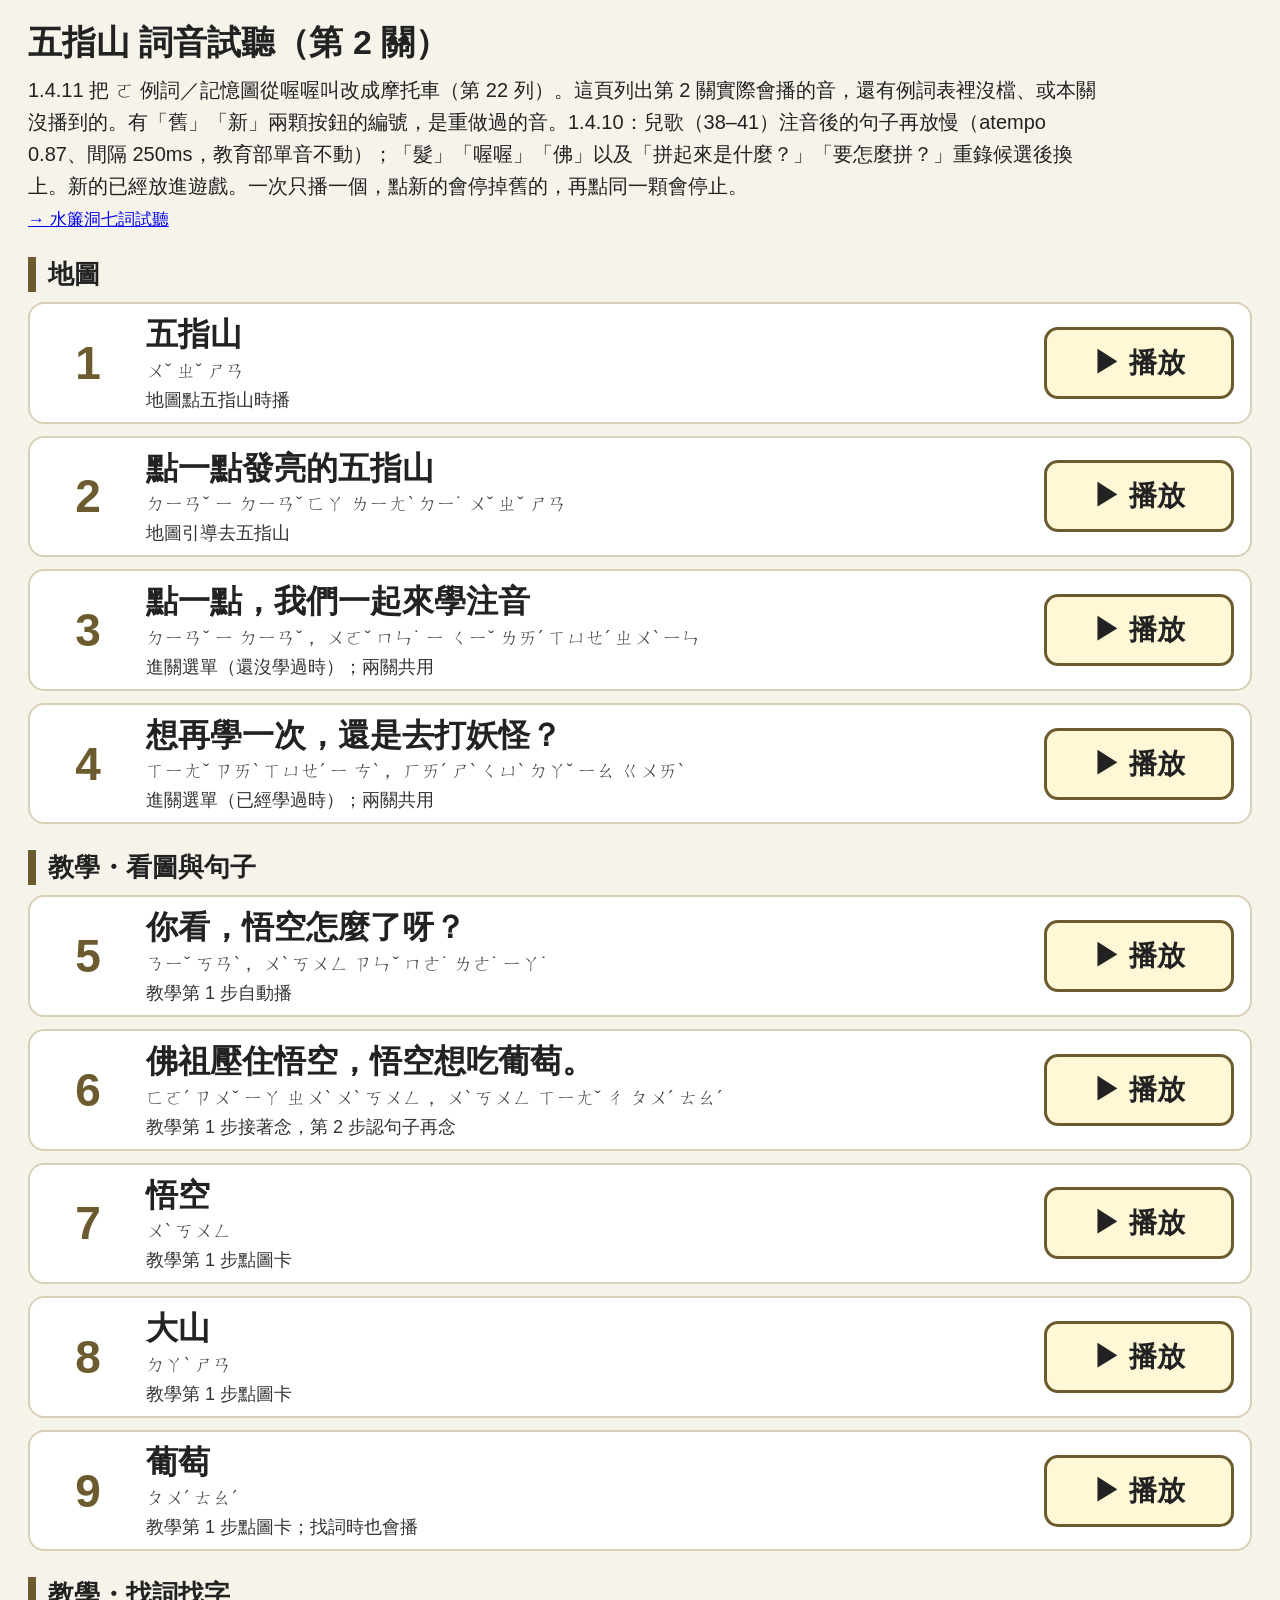
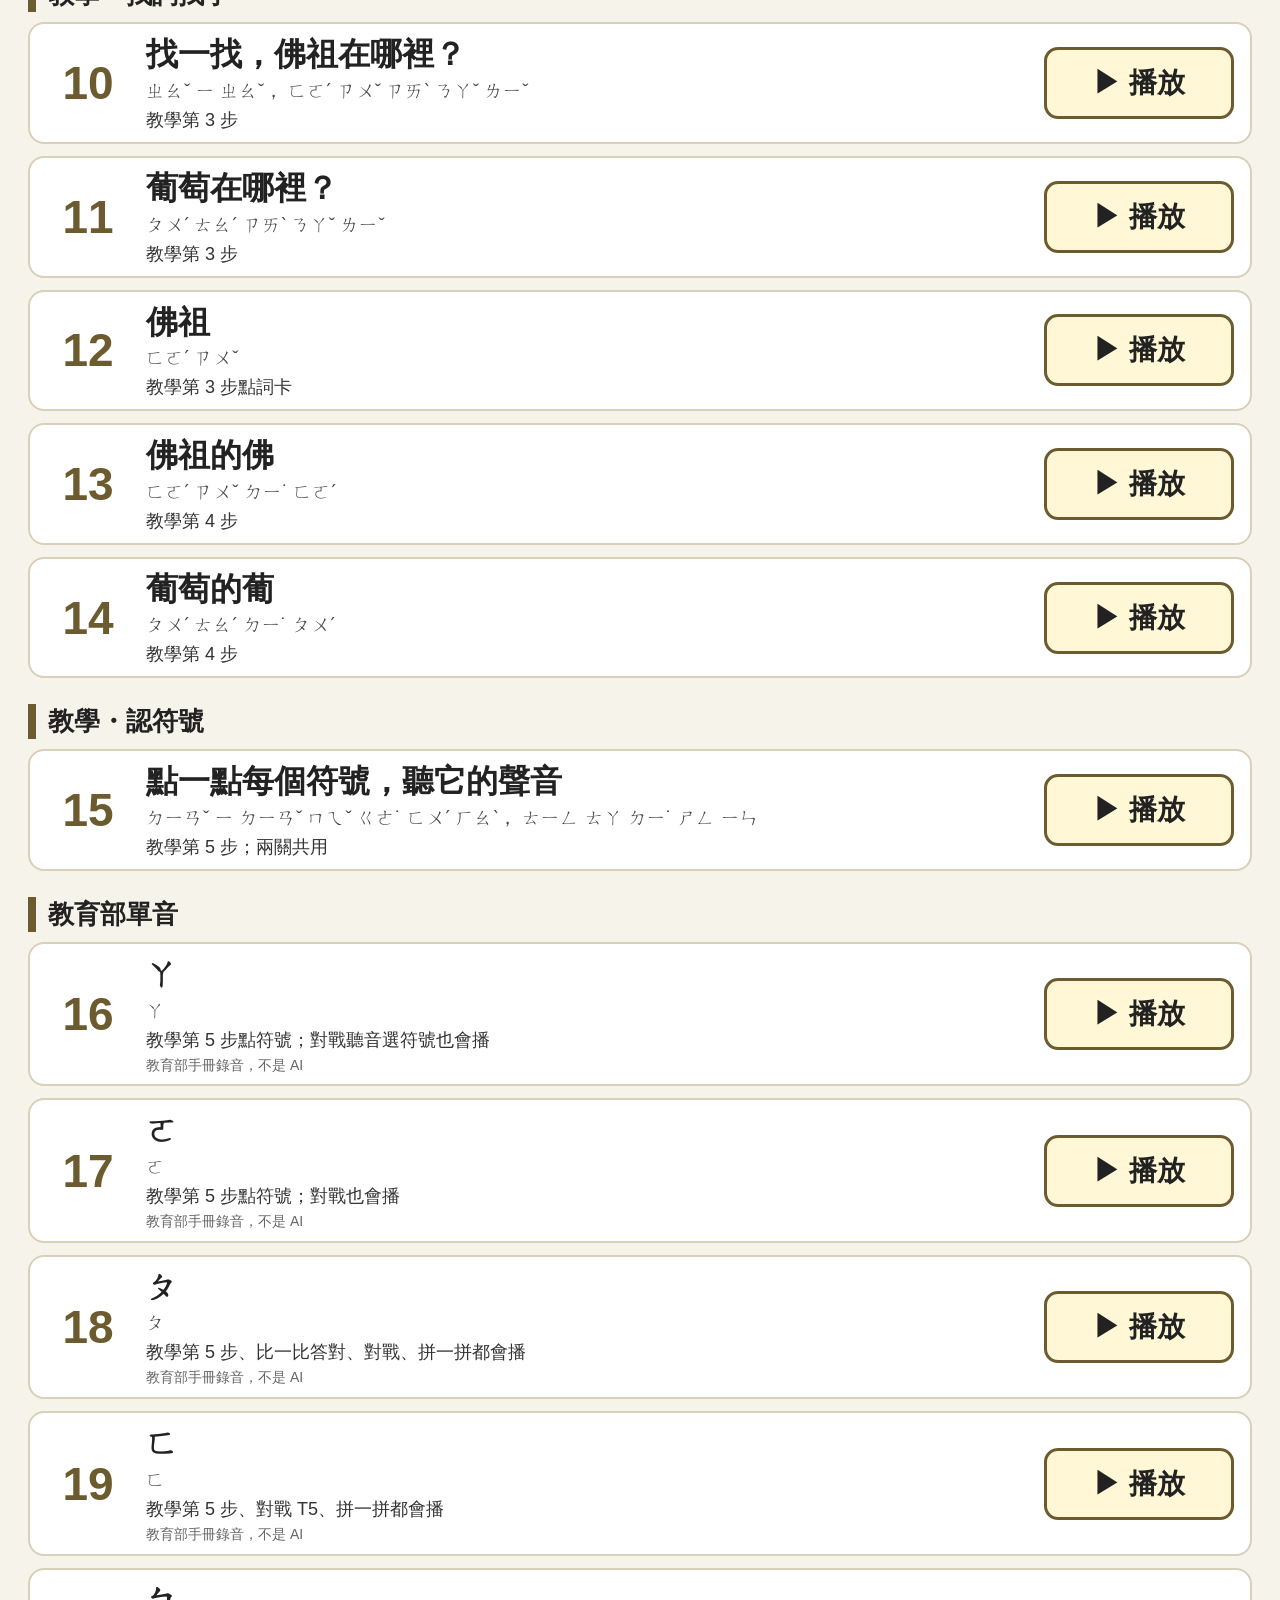
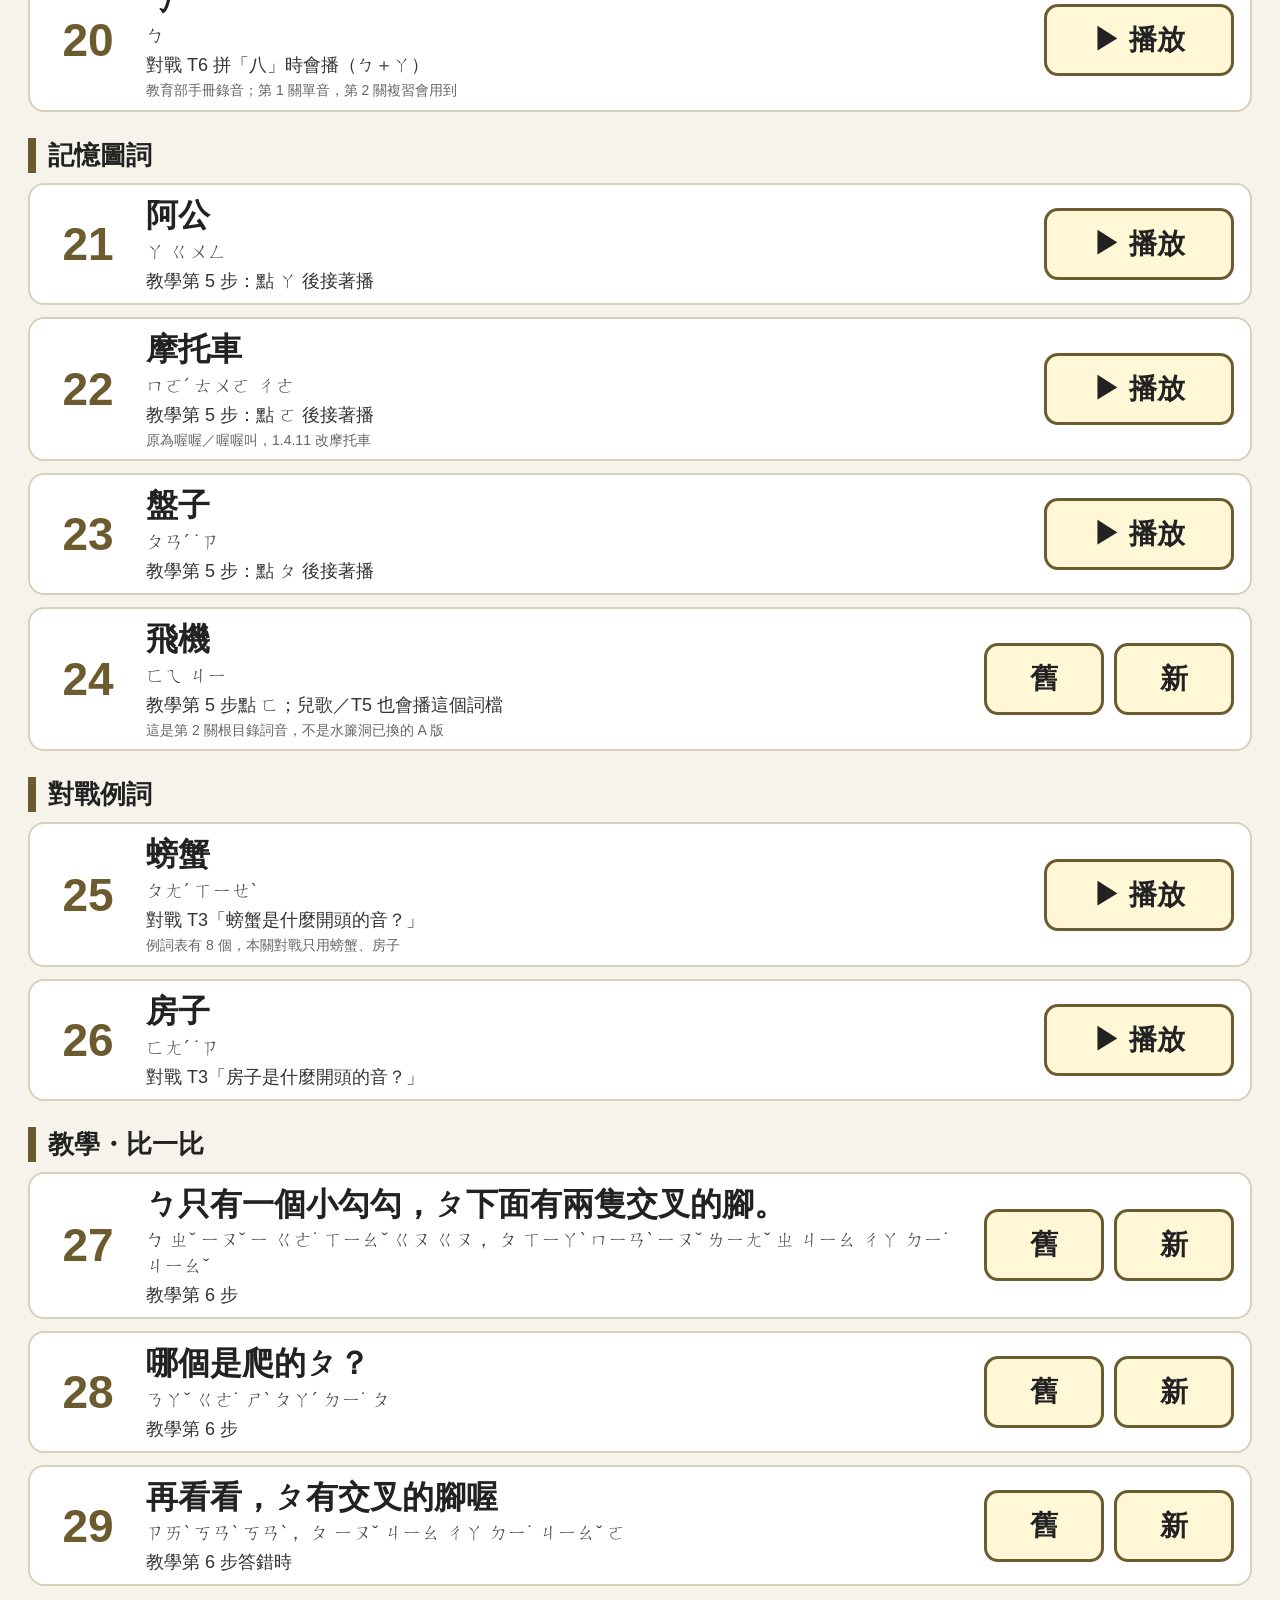
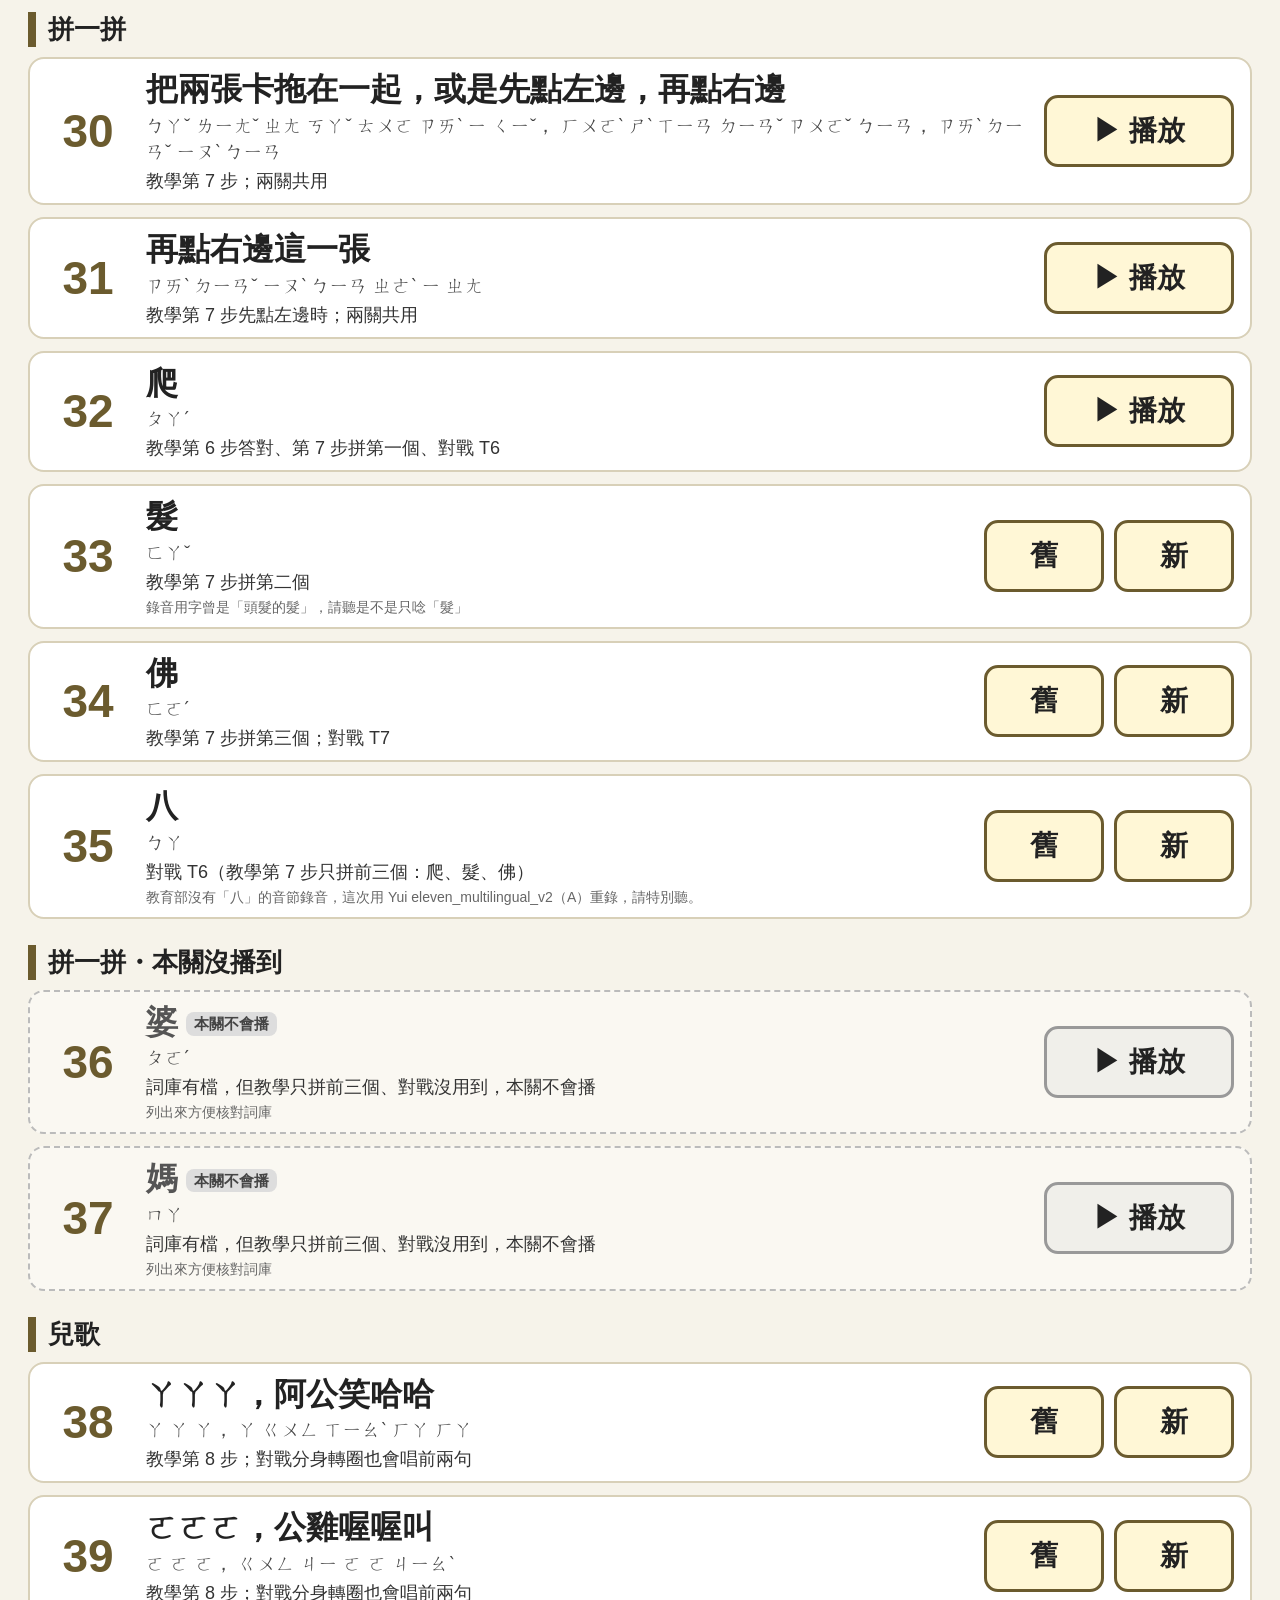
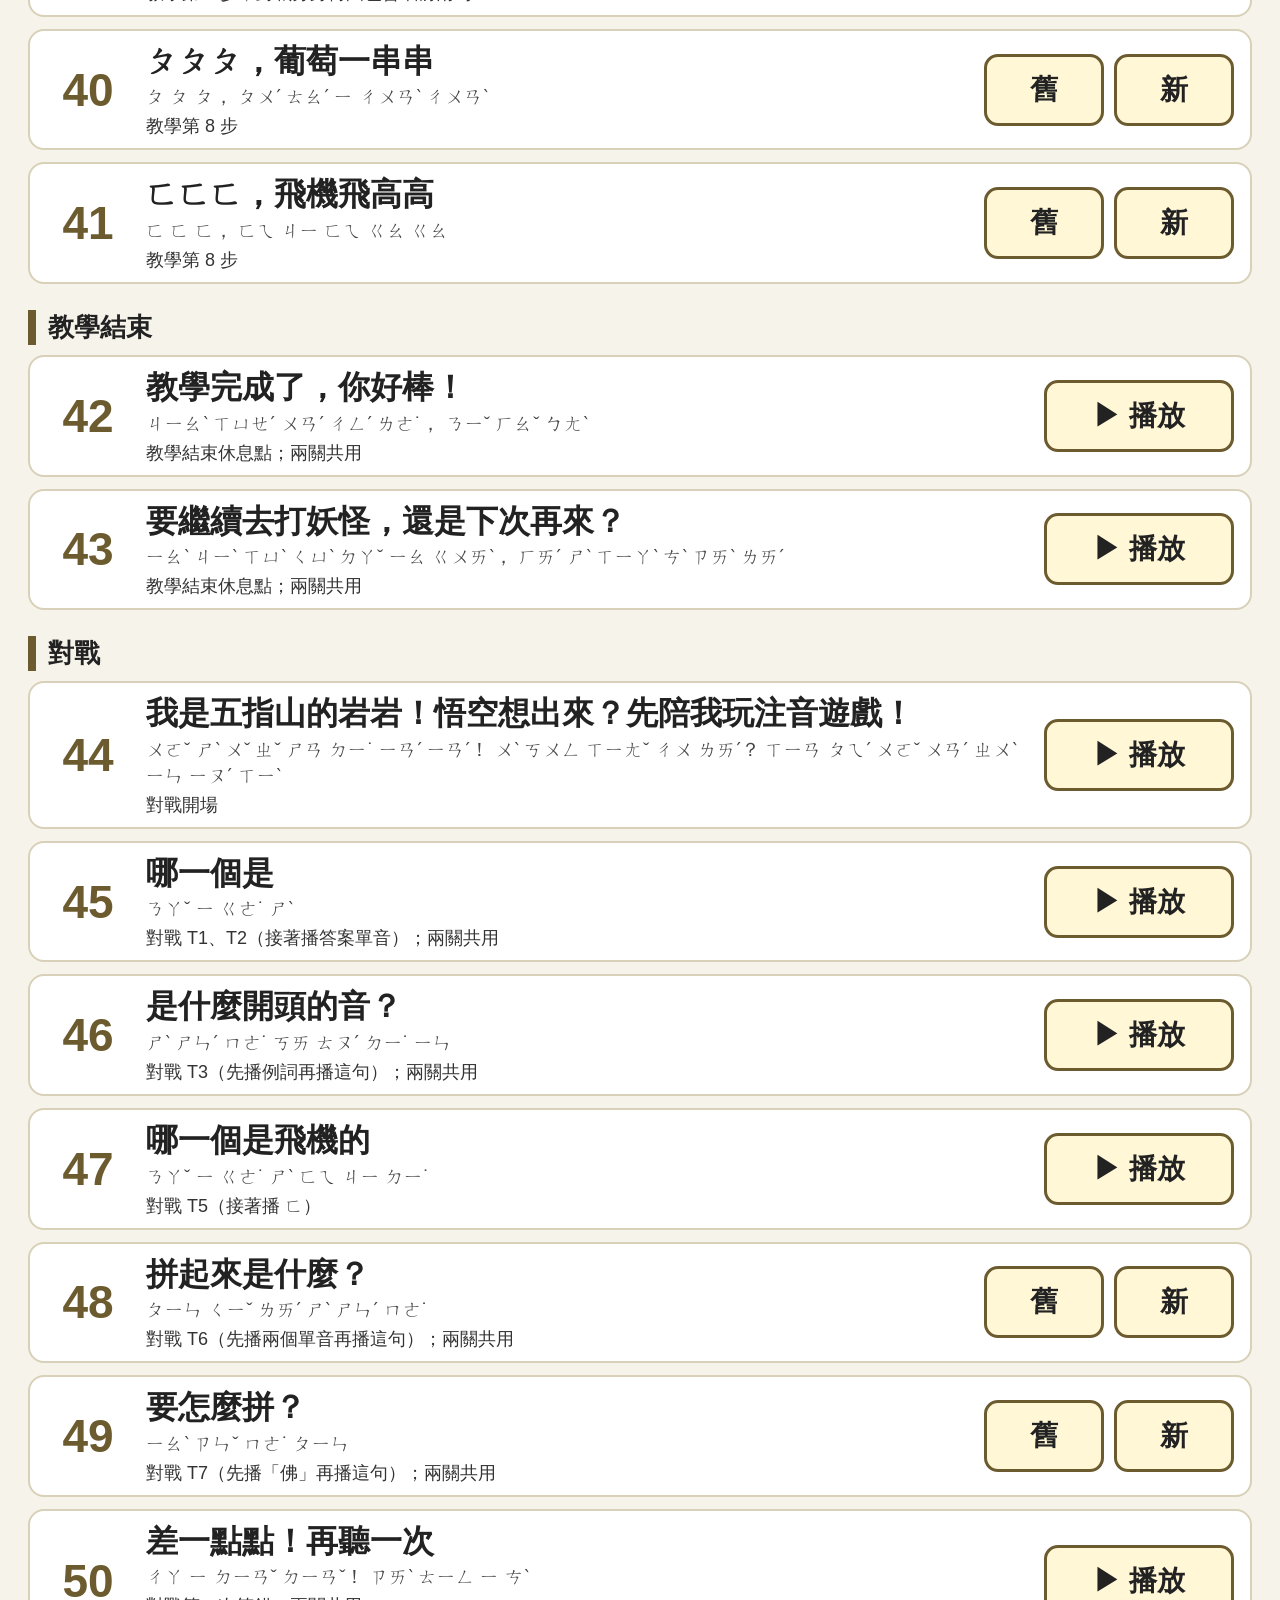
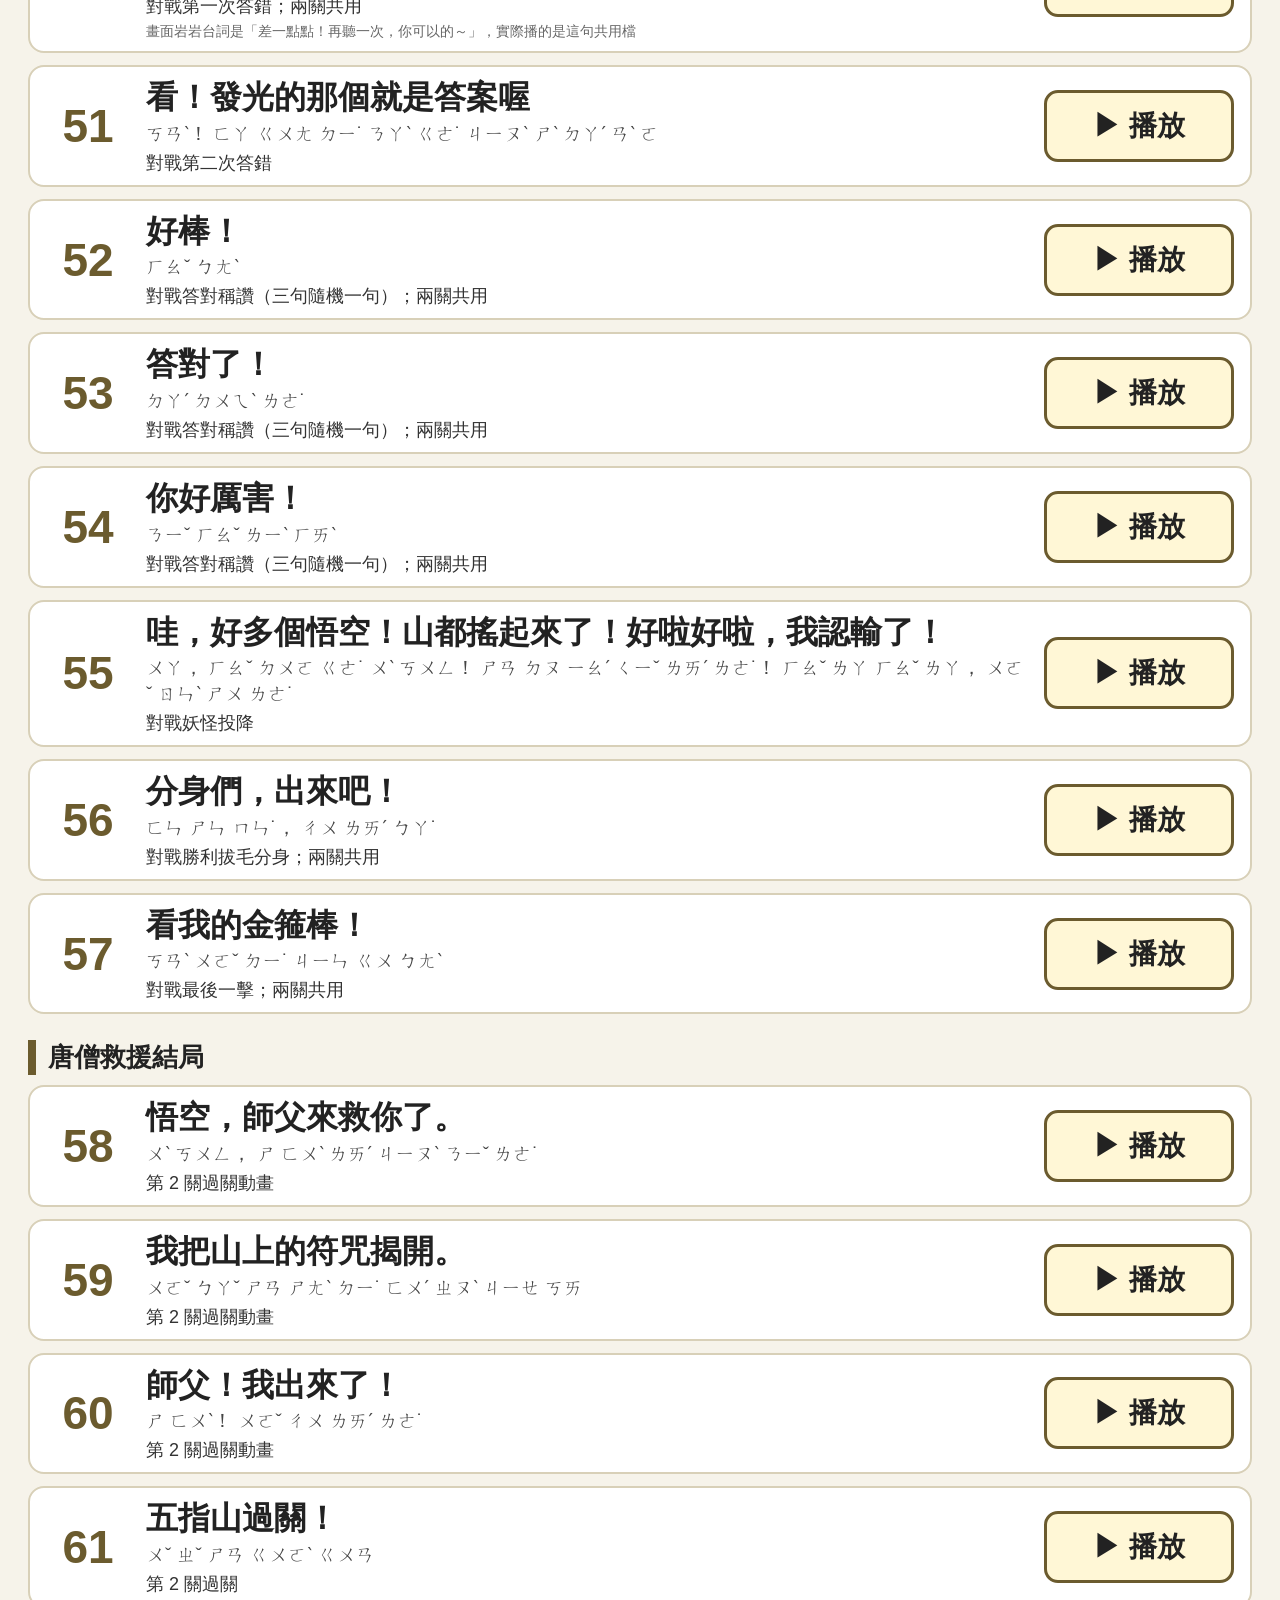
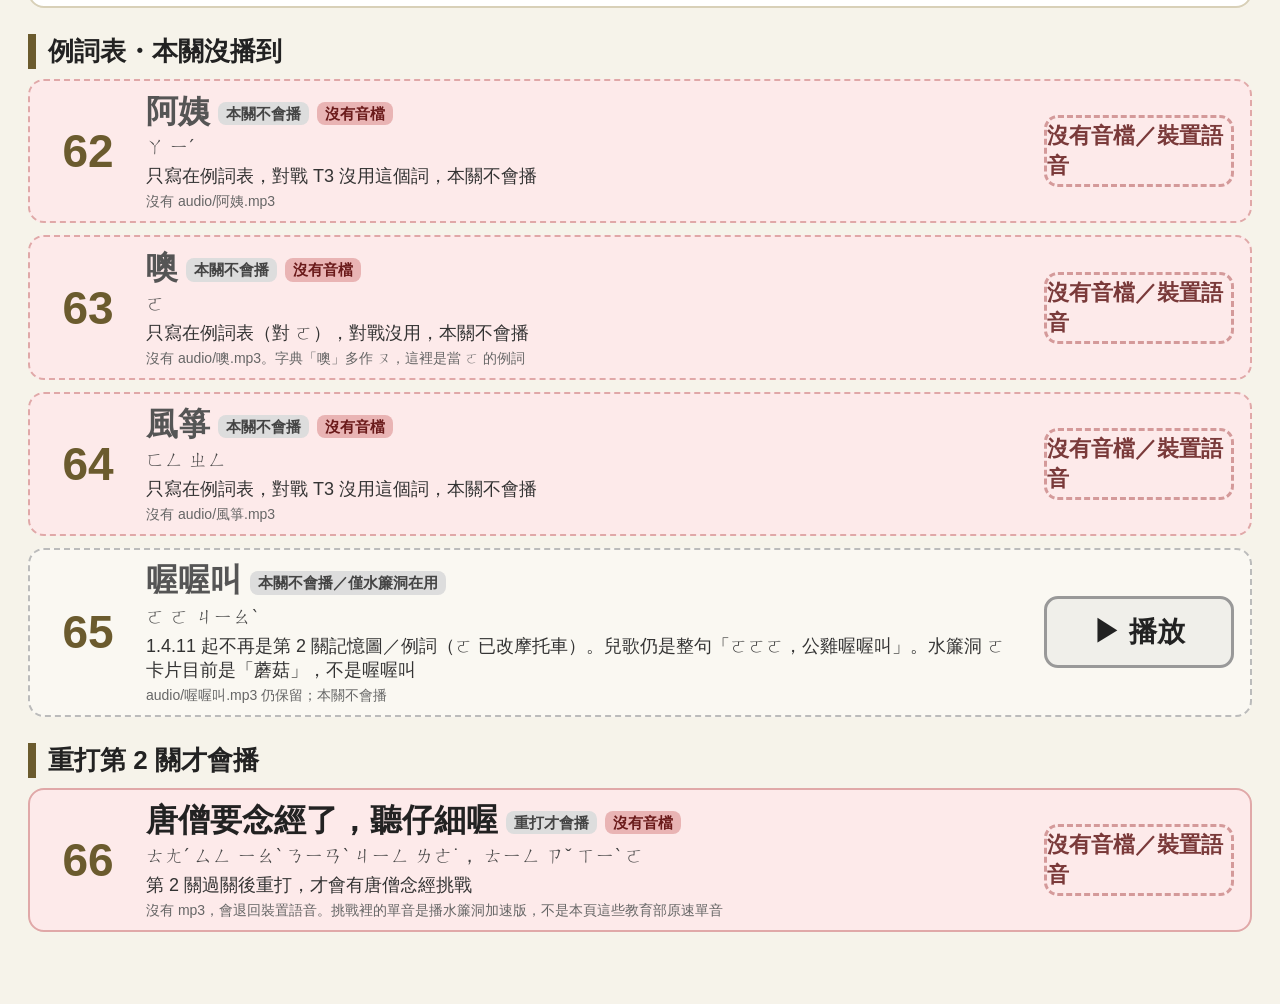
<file: voice-test-level2.html>
<!DOCTYPE html>
<html lang="zh-Hant-TW"><head><meta charset="utf-8">
<meta name="viewport" content="width=device-width,initial-scale=1">
<title>五指山 詞音試聽</title>
<style>
body{margin:0;padding:20px 28px 60px;background:#f6f3ea;color:#222;font-family:-apple-system,"PingFang TC","Noto Sans TC",sans-serif}
h1{margin:0 0 8px;font-size:34px}
.intro{font-size:20px;line-height:1.6;max-width:1080px;margin:0 0 6px}
.back{font-size:17px;margin:0 0 14px}
h2{font-size:26px;margin:26px 0 10px;padding-left:12px;border-left:8px solid #6b5b2e}
.row{display:flex;align-items:center;gap:16px;background:#fff;border:2px solid #d8d0b8;border-radius:16px;padding:10px 16px;margin-bottom:12px}
.row.unused{background:#faf8f2;border:2px dashed #bbb;color:#555}
.row.nofile{background:#fdeaea;border-color:#e0a8a8}
.n{width:84px;flex:none;font-size:46px;font-weight:800;text-align:center;color:#6b5b2e}
.mid{flex:1;min-width:0}
.text{font-size:32px;font-weight:700;line-height:1.3}
.zy{font-size:19px;color:#444;margin-top:2px}
.played{font-size:18px;color:#333;margin-top:4px}
.note{font-size:14px;color:#666;margin-top:4px;line-height:1.35}
.badge{display:inline-block;font-size:15px;font-weight:700;border-radius:8px;padding:2px 8px;margin-left:8px;vertical-align:middle;background:#ddd;color:#444}
.badge.red{background:#e9b4b4;color:#6a1a1a}
button,.nobtn{width:190px;flex:none;min-height:72px;font-size:28px;font-weight:700;border-radius:14px;box-sizing:border-box}
button{border:3px solid #6b5b2e;background:#fff7d6;color:#222;touch-action:manipulation}
button.on{background:#1f6f43;border-color:#1f6f43;color:#fff}
.unused button{background:#f0efea;border-color:#999}
.unused button.on{background:#1f6f43;border-color:#1f6f43}
.nobtn{display:flex;align-items:center;justify-content:center;font-size:22px;color:#7a3a3a;border:3px dashed #d49a9a}
.btns{display:flex;gap:10px;flex:none}
.btns button{width:120px}
</style></head><body>
<h1>五指山 詞音試聽（第 2 關）</h1>
<p class="intro">1.4.11 把 ㄛ 例詞／記憶圖從喔喔叫改成摩托車（第 22 列）。這頁列出第 2 關實際會播的音，還有例詞表裡沒檔、或本關沒播到的。有「舊」「新」兩顆按鈕的編號，是重做過的音。1.4.10：兒歌（38–41）注音後的句子再放慢（atempo 0.87、間隔 250ms，教育部單音不動）；「髮」「喔喔」「佛」以及「拼起來是什麼？」「要怎麼拼？」重錄候選後換上。新的已經放進遊戲。一次只播一個，點新的會停掉舊的，再點同一顆會停止。</p>
<p class="back"><a href="voice-test.html">→ 水簾洞七詞試聽</a></p>
<div id="list"></div>
<script>
const V='1.4.11-test';
const DATA=[{"group": "地圖", "text": "五指山", "zhuyin": "ㄨˇ ㄓˇ ㄕㄢ", "key": "五指山", "played": "地圖點五指山時播", "note": "", "n": 1, "has_file": true, "bytes": 22306}, {"group": "地圖", "text": "點一點發亮的五指山", "zhuyin": "ㄉㄧㄢˇ ㄧ ㄉㄧㄢˇ ㄈㄚ ㄌㄧㄤˋ ㄉㄧ˙ ㄨˇ ㄓˇ ㄕㄢ", "key": "點一點發亮的五指山", "played": "地圖引導去五指山", "note": "", "n": 2, "has_file": true, "bytes": 39181}, {"group": "地圖", "text": "點一點，我們一起來學注音", "zhuyin": "ㄉㄧㄢˇ ㄧ ㄉㄧㄢˇ， ㄨㄛˇ ㄇㄣ˙ ㄧ ㄑㄧˇ ㄌㄞˊ ㄒㄩㄝˊ ㄓㄨˋ ㄧㄣ", "key": "點一點，我們一起來學注音", "played": "進關選單（還沒學過時）；兩關共用", "note": "", "n": 3, "has_file": true, "bytes": 29752}, {"group": "地圖", "text": "想再學一次，還是去打妖怪？", "zhuyin": "ㄒㄧㄤˇ ㄗㄞˋ ㄒㄩㄝˊ ㄧ ㄘˋ， ㄏㄞˊ ㄕˋ ㄑㄩˋ ㄉㄚˇ ㄧㄠ ㄍㄨㄞˋ", "key": "想再學一次，還是去打妖怪？", "played": "進關選單（已經學過時）；兩關共用", "note": "", "n": 4, "has_file": true, "bytes": 25590}, {"group": "教學・看圖與句子", "text": "你看，悟空怎麼了呀？", "zhuyin": "ㄋㄧˇ ㄎㄢˋ， ㄨˋ ㄎㄨㄥ ㄗㄣˇ ㄇㄜ˙ ㄌㄜ˙ ㄧㄚ˙", "key": "你看，悟空怎麼了呀？", "played": "教學第 1 步自動播", "note": "", "n": 5, "has_file": true, "bytes": 30258}, {"group": "教學・看圖與句子", "text": "佛祖壓住悟空，悟空想吃葡萄。", "zhuyin": "ㄈㄛˊ ㄗㄨˇ ㄧㄚ ㄓㄨˋ ㄨˋ ㄎㄨㄥ， ㄨˋ ㄎㄨㄥ ㄒㄧㄤˇ ㄔ ㄆㄨˊ ㄊㄠˊ", "key": "佛祖壓住悟空，悟空想吃葡萄。", "played": "教學第 1 步接著念，第 2 步認句子再念", "note": "", "n": 6, "has_file": true, "bytes": 56268}, {"group": "教學・看圖與句子", "text": "悟空", "zhuyin": "ㄨˋ ㄎㄨㄥ", "key": "悟空", "played": "教學第 1 步點圖卡", "note": "", "n": 7, "has_file": true, "bytes": 13403}, {"group": "教學・看圖與句子", "text": "大山", "zhuyin": "ㄉㄚˋ ㄕㄢ", "key": "大山", "played": "教學第 1 步點圖卡", "note": "", "n": 8, "has_file": true, "bytes": 13877}, {"group": "教學・看圖與句子", "text": "葡萄", "zhuyin": "ㄆㄨˊ ㄊㄠˊ", "key": "葡萄", "played": "教學第 1 步點圖卡；找詞時也會播", "note": "", "n": 9, "has_file": true, "bytes": 17504}, {"group": "教學・找詞找字", "text": "找一找，佛祖在哪裡？", "zhuyin": "ㄓㄠˇ ㄧ ㄓㄠˇ， ㄈㄛˊ ㄗㄨˇ ㄗㄞˋ ㄋㄚˇ ㄌㄧˇ", "key": "找一找，佛祖在哪裡？", "played": "教學第 3 步", "note": "", "n": 10, "has_file": true, "bytes": 32390}, {"group": "教學・找詞找字", "text": "葡萄在哪裡？", "zhuyin": "ㄆㄨˊ ㄊㄠˊ ㄗㄞˋ ㄋㄚˇ ㄌㄧˇ", "key": "葡萄在哪裡？", "played": "教學第 3 步", "note": "", "n": 11, "has_file": true, "bytes": 28969}, {"group": "教學・找詞找字", "text": "佛祖", "zhuyin": "ㄈㄛˊ ㄗㄨˇ", "key": "佛祖", "played": "教學第 3 步點詞卡", "note": "", "n": 12, "has_file": true, "bytes": 31540}, {"group": "教學・找詞找字", "text": "佛祖的佛", "zhuyin": "ㄈㄛˊ ㄗㄨˇ ㄉㄧ˙ ㄈㄛˊ", "key": "佛祖的佛", "played": "教學第 4 步", "note": "", "n": 13, "has_file": true, "bytes": 30383}, {"group": "教學・找詞找字", "text": "葡萄的葡", "zhuyin": "ㄆㄨˊ ㄊㄠˊ ㄉㄧ˙ ㄆㄨˊ", "key": "葡萄的葡", "played": "教學第 4 步", "note": "", "n": 14, "has_file": true, "bytes": 25178}, {"group": "教學・認符號", "text": "點一點每個符號，聽它的聲音", "zhuyin": "ㄉㄧㄢˇ ㄧ ㄉㄧㄢˇ ㄇㄟˇ ㄍㄜ˙ ㄈㄨˊ ㄏㄠˋ， ㄊㄧㄥ ㄊㄚ ㄉㄧ˙ ㄕㄥ ㄧㄣ", "key": "點一點每個符號，聽它的聲音", "played": "教學第 5 步；兩關共用", "note": "", "n": 15, "has_file": true, "bytes": 35088}, {"group": "教育部單音", "text": "ㄚ", "zhuyin": "ㄚ", "key": "ㄚ", "played": "教學第 5 步點符號；對戰聽音選符號也會播", "note": "教育部手冊錄音，不是 AI", "n": 16, "has_file": true, "bytes": 9372}, {"group": "教育部單音", "text": "ㄛ", "zhuyin": "ㄛ", "key": "ㄛ", "played": "教學第 5 步點符號；對戰也會播", "note": "教育部手冊錄音，不是 AI", "n": 17, "has_file": true, "bytes": 8844}, {"group": "教育部單音", "text": "ㄆ", "zhuyin": "ㄆ", "key": "ㄆ", "played": "教學第 5 步、比一比答對、對戰、拼一拼都會播", "note": "教育部手冊錄音，不是 AI", "n": 18, "has_file": true, "bytes": 9164}, {"group": "教育部單音", "text": "ㄈ", "zhuyin": "ㄈ", "key": "ㄈ", "played": "教學第 5 步、對戰 T5、拼一拼都會播", "note": "教育部手冊錄音，不是 AI", "n": 19, "has_file": true, "bytes": 9657}, {"group": "教育部單音", "text": "ㄅ", "zhuyin": "ㄅ", "key": "ㄅ", "played": "對戰 T6 拼「八」時會播（ㄅ＋ㄚ）", "note": "教育部手冊錄音；第 1 關單音，第 2 關複習會用到", "n": 20, "has_file": true, "bytes": 7204}, {"group": "記憶圖詞", "text": "阿公", "zhuyin": "ㄚ ㄍㄨㄥ", "key": "阿公", "played": "教學第 5 步：點 ㄚ 後接著播", "note": "", "n": 21, "has_file": true, "bytes": 14563}, {"group": "記憶圖詞", "text": "摩托車", "zhuyin": "ㄇㄛˊ ㄊㄨㄛ ㄔㄜ", "key": "摩托車", "played": "教學第 5 步：點 ㄛ 後接著播", "note": "原為喔喔／喔喔叫，1.4.11 改摩托車", "n": 22, "has_file": true, "bytes": 5894}, {"group": "記憶圖詞", "text": "盤子", "zhuyin": "ㄆㄢˊ ˙ㄗ", "key": "盤子", "played": "教學第 5 步：點 ㄆ 後接著播", "note": "", "n": 23, "has_file": true, "bytes": 17535}, {"group": "記憶圖詞", "text": "飛機", "zhuyin": "ㄈㄟ ㄐㄧ", "key": "飛機", "played": "教學第 5 步點 ㄈ；兒歌／T5 也會播這個詞檔", "note": "這是第 2 關根目錄詞音，不是水簾洞已換的 A 版", "n": 24, "has_file": true, "bytes": 21610}, {"group": "對戰例詞", "text": "螃蟹", "zhuyin": "ㄆㄤˊ ㄒㄧㄝˋ", "key": "螃蟹", "played": "對戰 T3「螃蟹是什麼開頭的音？」", "note": "例詞表有 8 個，本關對戰只用螃蟹、房子", "n": 25, "has_file": true, "bytes": 18071}, {"group": "對戰例詞", "text": "房子", "zhuyin": "ㄈㄤˊ ˙ㄗ", "key": "房子", "played": "對戰 T3「房子是什麼開頭的音？」", "note": "", "n": 26, "has_file": true, "bytes": 17810}, {"group": "教學・比一比", "text": "ㄅ只有一個小勾勾，ㄆ下面有兩隻交叉的腳。", "zhuyin": "ㄅ ㄓˇ ㄧㄡˇ ㄧ ㄍㄜ˙ ㄒㄧㄠˇ ㄍㄡ ㄍㄡ， ㄆ ㄒㄧㄚˋ ㄇㄧㄢˋ ㄧㄡˇ ㄌㄧㄤˇ ㄓ ㄐㄧㄠ ㄔㄚ ㄉㄧ˙ ㄐㄧㄠˇ", "key": "ㄅ只有一個小勾勾，ㄆ下面有兩隻交叉的腳。", "played": "教學第 6 步", "note": "", "n": 27, "has_file": true, "bytes": 58695}, {"group": "教學・比一比", "text": "哪個是爬的ㄆ？", "zhuyin": "ㄋㄚˇ ㄍㄜ˙ ㄕˋ ㄆㄚˊ ㄉㄧ˙ ㄆ", "key": "哪個是爬的ㄆ？", "played": "教學第 6 步", "note": "", "n": 28, "has_file": true, "bytes": 23657}, {"group": "教學・比一比", "text": "再看看，ㄆ有交叉的腳喔", "zhuyin": "ㄗㄞˋ ㄎㄢˋ ㄎㄢˋ， ㄆ ㄧㄡˇ ㄐㄧㄠ ㄔㄚ ㄉㄧ˙ ㄐㄧㄠˇ ㄛ", "key": "再看看，ㄆ有交叉的腳喔", "played": "教學第 6 步答錯時", "note": "", "n": 29, "has_file": true, "bytes": 36206}, {"group": "拼一拼", "text": "把兩張卡拖在一起，或是先點左邊，再點右邊", "zhuyin": "ㄅㄚˇ ㄌㄧㄤˇ ㄓㄤ ㄎㄚˇ ㄊㄨㄛ ㄗㄞˋ ㄧ ㄑㄧˇ， ㄏㄨㄛˋ ㄕˋ ㄒㄧㄢ ㄉㄧㄢˇ ㄗㄨㄛˇ ㄅㄧㄢ， ㄗㄞˋ ㄉㄧㄢˇ ㄧㄡˋ ㄅㄧㄢ", "key": "把兩張卡拖在一起，或是先點左邊，再點右邊", "played": "教學第 7 步；兩關共用", "note": "", "n": 30, "has_file": true, "bytes": 48815}, {"group": "拼一拼", "text": "再點右邊這一張", "zhuyin": "ㄗㄞˋ ㄉㄧㄢˇ ㄧㄡˋ ㄅㄧㄢ ㄓㄜˋ ㄧ ㄓㄤ", "key": "再點右邊這一張", "played": "教學第 7 步先點左邊時；兩關共用", "note": "", "n": 31, "has_file": true, "bytes": 19740}, {"group": "拼一拼", "text": "爬", "zhuyin": "ㄆㄚˊ", "key": "爬", "played": "教學第 6 步答對、第 7 步拼第一個、對戰 T6", "note": "", "n": 32, "has_file": true, "bytes": 12437}, {"group": "拼一拼", "text": "髮", "zhuyin": "ㄈㄚˇ", "key": "髮", "played": "教學第 7 步拼第二個", "note": "錄音用字曾是「頭髮的髮」，請聽是不是只唸「髮」", "n": 33, "has_file": true, "bytes": 22195}, {"group": "拼一拼", "text": "佛", "zhuyin": "ㄈㄛˊ", "key": "佛", "played": "教學第 7 步拼第三個；對戰 T7", "note": "", "n": 34, "has_file": true, "bytes": 14697}, {"group": "拼一拼", "text": "八", "zhuyin": "ㄅㄚ", "key": "八", "played": "對戰 T6（教學第 7 步只拼前三個：爬、髮、佛）", "note": "", "n": 35, "has_file": true, "bytes": 12645}, {"group": "拼一拼・本關沒播到", "text": "婆", "zhuyin": "ㄆㄛˊ", "key": "婆", "played": "詞庫有檔，但教學只拼前三個、對戰沒用到，本關不會播", "note": "列出來方便核對詞庫", "n": 36, "has_file": true, "bytes": 15404}, {"group": "拼一拼・本關沒播到", "text": "媽", "zhuyin": "ㄇㄚ", "key": "媽", "played": "詞庫有檔，但教學只拼前三個、對戰沒用到，本關不會播", "note": "列出來方便核對詞庫", "n": 37, "has_file": true, "bytes": 12901}, {"group": "兒歌", "text": "ㄚㄚㄚ，阿公笑哈哈", "zhuyin": "ㄚ ㄚ ㄚ， ㄚ ㄍㄨㄥ ㄒㄧㄠˋ ㄏㄚ ㄏㄚ", "key": "ㄚㄚㄚ，阿公笑哈哈", "played": "教學第 8 步；對戰分身轉圈也會唱前兩句", "note": "", "n": 38, "has_file": true, "bytes": 43936}, {"group": "兒歌", "text": "ㄛㄛㄛ，公雞喔喔叫", "zhuyin": "ㄛ ㄛ ㄛ， ㄍㄨㄥ ㄐㄧ ㄛ ㄛ ㄐㄧㄠˋ", "key": "ㄛㄛㄛ，公雞喔喔叫", "played": "教學第 8 步；對戰分身轉圈也會唱前兩句", "note": "", "n": 39, "has_file": true, "bytes": 60177}, {"group": "兒歌", "text": "ㄆㄆㄆ，葡萄一串串", "zhuyin": "ㄆ ㄆ ㄆ， ㄆㄨˊ ㄊㄠˊ ㄧ ㄔㄨㄢˋ ㄔㄨㄢˋ", "key": "ㄆㄆㄆ，葡萄一串串", "played": "教學第 8 步", "note": "", "n": 40, "has_file": true, "bytes": 46068}, {"group": "兒歌", "text": "ㄈㄈㄈ，飛機飛高高", "zhuyin": "ㄈ ㄈ ㄈ， ㄈㄟ ㄐㄧ ㄈㄟ ㄍㄠ ㄍㄠ", "key": "ㄈㄈㄈ，飛機飛高高", "played": "教學第 8 步", "note": "", "n": 41, "has_file": true, "bytes": 67243}, {"group": "教學結束", "text": "教學完成了，你好棒！", "zhuyin": "ㄐㄧㄠˋ ㄒㄩㄝˊ ㄨㄢˊ ㄔㄥˊ ㄌㄜ˙， ㄋㄧˇ ㄏㄠˇ ㄅㄤˋ", "key": "教學完成了，你好棒！", "played": "教學結束休息點；兩關共用", "note": "", "n": 42, "has_file": true, "bytes": 27366}, {"group": "教學結束", "text": "要繼續去打妖怪，還是下次再來？", "zhuyin": "ㄧㄠˋ ㄐㄧˋ ㄒㄩˋ ㄑㄩˋ ㄉㄚˇ ㄧㄠ ㄍㄨㄞˋ， ㄏㄞˊ ㄕˋ ㄒㄧㄚˋ ㄘˋ ㄗㄞˋ ㄌㄞˊ", "key": "要繼續去打妖怪，還是下次再來？", "played": "教學結束休息點；兩關共用", "note": "", "n": 43, "has_file": true, "bytes": 42490}, {"group": "對戰", "text": "我是五指山的岩岩！悟空想出來？先陪我玩注音遊戲！", "zhuyin": "ㄨㄛˇ ㄕˋ ㄨˇ ㄓˇ ㄕㄢ ㄉㄧ˙ ㄧㄢˊ ㄧㄢˊ！ ㄨˋ ㄎㄨㄥ ㄒㄧㄤˇ ㄔㄨ ㄌㄞˊ？ ㄒㄧㄢ ㄆㄟˊ ㄨㄛˇ ㄨㄢˊ ㄓㄨˋ ㄧㄣ ㄧㄡˊ ㄒㄧˋ", "key": "我是五指山的岩岩！悟空想出來？先陪我玩注音遊戲！", "played": "對戰開場", "note": "", "n": 44, "has_file": true, "bytes": 63543}, {"group": "對戰", "text": "哪一個是", "zhuyin": "ㄋㄚˇ ㄧ ㄍㄜ˙ ㄕˋ", "key": "哪一個是", "played": "對戰 T1、T2（接著播答案單音）；兩關共用", "note": "", "n": 45, "has_file": true, "bytes": 23051}, {"group": "對戰", "text": "是什麼開頭的音？", "zhuyin": "ㄕˋ ㄕㄣˊ ㄇㄜ˙ ㄎㄞ ㄊㄡˊ ㄉㄧ˙ ㄧㄣ", "key": "是什麼開頭的音？", "played": "對戰 T3（先播例詞再播這句）；兩關共用", "note": "", "n": 46, "has_file": true, "bytes": 19894}, {"group": "對戰", "text": "哪一個是飛機的", "zhuyin": "ㄋㄚˇ ㄧ ㄍㄜ˙ ㄕˋ ㄈㄟ ㄐㄧ ㄉㄧ˙", "key": "哪一個是飛機的", "played": "對戰 T5（接著播 ㄈ）", "note": "", "n": 47, "has_file": true, "bytes": 27187}, {"group": "對戰", "text": "拼起來是什麼？", "zhuyin": "ㄆㄧㄣ ㄑㄧˇ ㄌㄞˊ ㄕˋ ㄕㄣˊ ㄇㄜ˙", "key": "拼起來是什麼？", "played": "對戰 T6（先播兩個單音再播這句）；兩關共用", "note": "", "n": 48, "has_file": true, "bytes": 18401}, {"group": "對戰", "text": "要怎麼拼？", "zhuyin": "ㄧㄠˋ ㄗㄣˇ ㄇㄜ˙ ㄆㄧㄣ", "key": "要怎麼拼？", "played": "對戰 T7（先播「佛」再播這句）；兩關共用", "note": "", "n": 49, "has_file": true, "bytes": 16031}, {"group": "對戰", "text": "差一點點！再聽一次", "zhuyin": "ㄔㄚ ㄧ ㄉㄧㄢˇ ㄉㄧㄢˇ！ ㄗㄞˋ ㄊㄧㄥ ㄧ ㄘˋ", "key": "差一點點！再聽一次", "played": "對戰第一次答錯；兩關共用", "note": "畫面岩岩台詞是「差一點點！再聽一次，你可以的～」，實際播的是這句共用檔", "n": 50, "has_file": true, "bytes": 40454}, {"group": "對戰", "text": "看！發光的那個就是答案喔", "zhuyin": "ㄎㄢˋ！ ㄈㄚ ㄍㄨㄤ ㄉㄧ˙ ㄋㄚˋ ㄍㄜ˙ ㄐㄧㄡˋ ㄕˋ ㄉㄚˊ ㄢˋ ㄛ", "key": "看！發光的那個就是答案喔", "played": "對戰第二次答錯", "note": "", "n": 51, "has_file": true, "bytes": 28015}, {"group": "對戰", "text": "好棒！", "zhuyin": "ㄏㄠˇ ㄅㄤˋ", "key": "好棒！", "played": "對戰答對稱讚（三句隨機一句）；兩關共用", "note": "", "n": 52, "has_file": true, "bytes": 7598}, {"group": "對戰", "text": "答對了！", "zhuyin": "ㄉㄚˊ ㄉㄨㄟˋ ㄌㄜ˙", "key": "答對了！", "played": "對戰答對稱讚（三句隨機一句）；兩關共用", "note": "", "n": 53, "has_file": true, "bytes": 21251}, {"group": "對戰", "text": "你好厲害！", "zhuyin": "ㄋㄧˇ ㄏㄠˇ ㄌㄧˋ ㄏㄞˋ", "key": "你好厲害！", "played": "對戰答對稱讚（三句隨機一句）；兩關共用", "note": "", "n": 54, "has_file": true, "bytes": 30354}, {"group": "對戰", "text": "哇，好多個悟空！山都搖起來了！好啦好啦，我認輸了！", "zhuyin": "ㄨㄚ， ㄏㄠˇ ㄉㄨㄛ ㄍㄜ˙ ㄨˋ ㄎㄨㄥ！ ㄕㄢ ㄉㄡ ㄧㄠˊ ㄑㄧˇ ㄌㄞˊ ㄌㄜ˙！ ㄏㄠˇ ㄌㄚ ㄏㄠˇ ㄌㄚ， ㄨㄛˇ ㄖㄣˋ ㄕㄨ ㄌㄜ˙", "key": "哇，好多個悟空！山都搖起來了！好啦好啦，我認輸了！", "played": "對戰妖怪投降", "note": "", "n": 55, "has_file": true, "bytes": 61791}, {"group": "對戰", "text": "分身們，出來吧！", "zhuyin": "ㄈㄣ ㄕㄣ ㄇㄣ˙， ㄔㄨ ㄌㄞˊ ㄅㄚ˙", "key": "分身們，出來吧！", "played": "對戰勝利拔毛分身；兩關共用", "note": "", "n": 56, "has_file": true, "bytes": 25512}, {"group": "對戰", "text": "看我的金箍棒！", "zhuyin": "ㄎㄢˋ ㄨㄛˇ ㄉㄧ˙ ㄐㄧㄣ ㄍㄨ ㄅㄤˋ", "key": "看我的金箍棒！", "played": "對戰最後一擊；兩關共用", "note": "", "n": 57, "has_file": true, "bytes": 21338}, {"group": "唐僧救援結局", "text": "悟空，師父來救你了。", "zhuyin": "ㄨˋ ㄎㄨㄥ， ㄕ ㄈㄨˋ ㄌㄞˊ ㄐㄧㄡˋ ㄋㄧˇ ㄌㄜ˙", "key": "悟空，師父來救你了。", "played": "第 2 關過關動畫", "note": "", "n": 58, "has_file": true, "bytes": 29919}, {"group": "唐僧救援結局", "text": "我把山上的符咒揭開。", "zhuyin": "ㄨㄛˇ ㄅㄚˇ ㄕㄢ ㄕㄤˋ ㄉㄧ˙ ㄈㄨˊ ㄓㄡˋ ㄐㄧㄝ ㄎㄞ", "key": "我把山上的符咒揭開。", "played": "第 2 關過關動畫", "note": "", "n": 59, "has_file": true, "bytes": 35021}, {"group": "唐僧救援結局", "text": "師父！我出來了！", "zhuyin": "ㄕ ㄈㄨˋ！ ㄨㄛˇ ㄔㄨ ㄌㄞˊ ㄌㄜ˙", "key": "師父！我出來了！", "played": "第 2 關過關動畫", "note": "", "n": 60, "has_file": true, "bytes": 24160}, {"group": "唐僧救援結局", "text": "五指山過關！", "zhuyin": "ㄨˇ ㄓˇ ㄕㄢ ㄍㄨㄛˋ ㄍㄨㄢ", "key": "五指山過關！", "played": "第 2 關過關", "note": "", "n": 61, "has_file": true, "bytes": 32790}, {"group": "例詞表・本關沒播到", "text": "阿姨", "zhuyin": "ㄚ ㄧˊ", "key": null, "played": "只寫在例詞表，對戰 T3 沒用這個詞，本關不會播", "note": "沒有 audio/阿姨.mp3", "n": 62, "has_file": false, "bytes": 0}, {"group": "例詞表・本關沒播到", "text": "噢", "zhuyin": "ㄛ", "key": null, "played": "只寫在例詞表（對 ㄛ），對戰沒用，本關不會播", "note": "沒有 audio/噢.mp3。字典「噢」多作 ㄡ，這裡是當 ㄛ 的例詞", "n": 63, "has_file": false, "bytes": 0}, {"group": "例詞表・本關沒播到", "text": "風箏", "zhuyin": "ㄈㄥ ㄓㄥ", "key": null, "played": "只寫在例詞表，對戰 T3 沒用這個詞，本關不會播", "note": "沒有 audio/風箏.mp3", "n": 64, "has_file": false, "bytes": 0}, {"group": "例詞表・本關沒播到", "text": "喔喔叫", "zhuyin": "ㄛ ㄛ ㄐㄧㄠˋ", "key": "喔喔叫", "played": "1.4.11 起不再是第 2 關記憶圖／例詞（ㄛ 已改摩托車）。兒歌仍是整句「ㄛㄛㄛ，公雞喔喔叫」。水簾洞 ㄛ 卡片目前是「蘑菇」，不是喔喔叫", "note": "audio/喔喔叫.mp3 仍保留；本關不會播", "n": 65, "has_file": true, "bytes": 38386}, {"group": "重打第 2 關才會播", "text": "唐僧要念經了，聽仔細喔", "zhuyin": "ㄊㄤˊ ㄙㄥ ㄧㄠˋ ㄋㄧㄢˋ ㄐㄧㄥ ㄌㄜ˙， ㄊㄧㄥ ㄗˇ ㄒㄧˋ ㄛ", "key": null, "played": "第 2 關過關後重打，才會有唐僧念經挑戰", "note": "沒有 mp3，會退回裝置語音。挑戰裡的單音是播水簾洞加速版，不是本頁這些教育部原速單音", "n": 66, "has_file": false, "bytes": 0}];
const list=document.getElementById('list');
let audio=null,btnOn=null;
const FLAGGED=new Set([24,27,28,29,33,34,35,38,39,40,41,48,49]);
function url(key,kind){
  const base=kind==='old'?'audio/voice-test-l2/old/':'audio/';
  return base+encodeURIComponent(key)+'.mp3?v='+V;
}
function stop(){ if(audio){ audio.pause(); audio=null; } if(btnOn){ btnOn.classList.remove('on'); btnOn.textContent=btnOn.dataset.label||'▶ 播放'; btnOn=null; } }
function play(btn,src){
  const same=btnOn===btn; stop(); if(same) return;
  const a=new Audio(src); audio=a; btnOn=btn; btn.classList.add('on'); btn.textContent='■ 播放中';
  const done=()=>{ if(audio===a) stop(); };
  a.addEventListener('ended',done); a.addEventListener('error',done);
  a.play().catch(done);
}
function el(t,c,x){const e=document.createElement(t); if(c) e.className=c; if(x!==undefined) e.textContent=x; return e;}
let g=null;
DATA.forEach(d=>{
  if(d.group!==g){ g=d.group; list.appendChild(el('h2','',g)); }
  const unused=/沒播到/.test(d.group);
  const replay=/重打/.test(d.group);
  const row=el('div','row'+(unused?' unused':'')+(d.has_file?'':' nofile'));
  row.appendChild(el('div','n',d.n));
  const mid=el('div','mid');
  const t=el('div','text',d.text);
  if(replay) t.appendChild(el('span','badge','重打才會播'));
  else if(unused&&d.key==='喔喔叫') t.appendChild(el('span','badge','本關不會播／僅水簾洞在用'));
  else if(unused) t.appendChild(el('span','badge','本關不會播'));
  if(!d.has_file) t.appendChild(el('span','badge red','沒有音檔'));
  mid.appendChild(t);
  mid.appendChild(el('div','zy',d.zhuyin));
  mid.appendChild(el('div','played',d.played));
  if(d.n===35){
    const extra='教育部沒有「八」的音節錄音，這次用 Yui eleven_multilingual_v2（A）重錄，請特別聽。';
    mid.appendChild(el('div','note',d.note?d.note+' '+extra:extra));
  } else if(d.note) mid.appendChild(el('div','note',d.note));

  row.appendChild(mid);
  if(d.has_file&&d.key){
    if(FLAGGED.has(d.n)){
      const wrap=el('div','btns');
      [['old','舊'],['new','新']].forEach(([kind,label])=>{
        const b=el('button','',label); b.type='button'; b.dataset.label=label;
        b.addEventListener('click',()=>play(b,url(d.key,kind)));
        wrap.appendChild(b);
      });
      row.appendChild(wrap);
    } else {
      const b=el('button','','▶ 播放'); b.type='button'; b.dataset.label='▶ 播放';
      b.addEventListener('click',()=>play(b,url(d.key,'new')));
      row.appendChild(b);
    }
  } else row.appendChild(el('div','nobtn','沒有音檔／裝置語音'));
  list.appendChild(row);
});
</script></body></html>
</file>
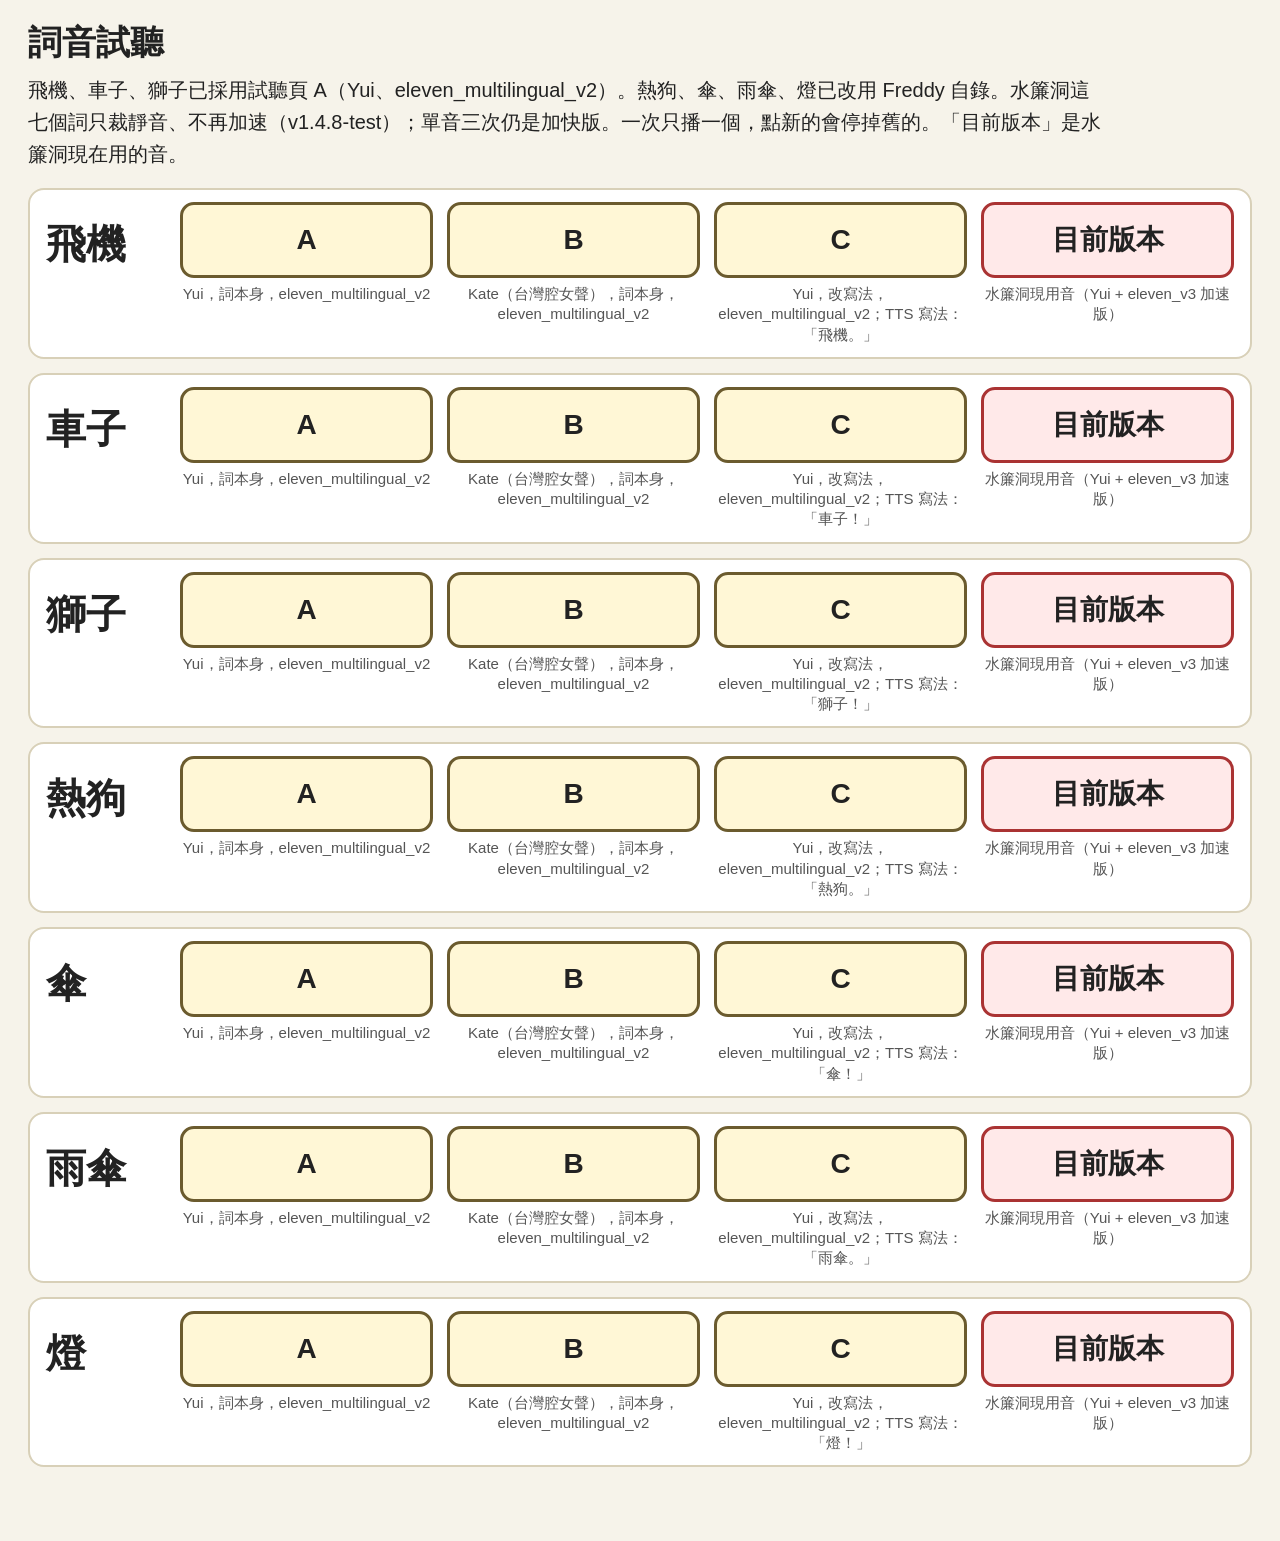
<file: voice-test.html>
<!DOCTYPE html>
<html lang="zh-Hant-TW"><head><meta charset="utf-8">
<meta name="viewport" content="width=device-width,initial-scale=1">
<title>詞音試聽</title>
<style>
body{margin:0;padding:20px 28px 60px;background:#f6f3ea;color:#222;font-family:-apple-system,"PingFang TC","Noto Sans TC",sans-serif}
h1{margin:0 0 8px;font-size:34px}
.intro{font-size:20px;line-height:1.6;max-width:1080px;margin:0 0 18px}
.row{display:flex;align-items:flex-start;gap:14px;background:#fff;border:2px solid #d8d0b8;border-radius:16px;padding:12px 16px;margin-bottom:14px}
.word{width:120px;flex:none;font-size:40px;font-weight:700;line-height:84px}
.cell{flex:1;min-width:0;text-align:center}
button{width:100%;min-height:76px;font-size:28px;font-weight:700;border:3px solid #6b5b2e;border-radius:14px;background:#fff7d6;color:#222;touch-action:manipulation}
button.cur{background:#ffe9e9;border-color:#a33}
button.on{background:#1f6f43;border-color:#1f6f43;color:#fff}
.note{margin-top:6px;font-size:15px;line-height:1.35;color:#555}
</style></head><body>
<h1>詞音試聽</h1>
<p class="intro">飛機、車子、獅子已採用試聽頁 A（Yui、eleven_multilingual_v2）。熱狗、傘、雨傘、燈已改用 Freddy 自錄。水簾洞這七個詞只裁靜音、不再加速（v1.4.8-test）；單音三次仍是加快版。一次只播一個，點新的會停掉舊的。「目前版本」是水簾洞現在用的音。</p>
<div id="list"></div>
<script>
const V='1.4.11-test';
const url=p=>p.split('/').map(encodeURIComponent).join('/')+'.mp3?v='+V;
const WORDS=[['飛機','飛機。'],['車子','車子！'],['獅子','獅子！'],['熱狗','熱狗。'],['傘','傘！'],['雨傘','雨傘。'],['燈','燈！']];
const list=document.getElementById('list');
let audio=null,btnOn=null;
function stop(){ if(audio){ audio.pause(); audio=null; } if(btnOn){ btnOn.classList.remove('on'); btnOn.textContent=btnOn.dataset.label; btnOn=null; } }
function play(btn,path){
  const same=btnOn===btn; stop(); if(same) return;
  const a=new Audio(url(path)); audio=a; btnOn=btn; btn.classList.add('on'); btn.textContent='播放中…';
  const done=()=>{ if(audio===a) stop(); };
  a.addEventListener('ended',done); a.addEventListener('error',done);
  a.play().catch(done);
}
WORDS.forEach(([w,c])=>{
  const row=document.createElement('div'); row.className='row';
  const h=document.createElement('div'); h.className='word'; h.textContent=w; row.appendChild(h);
  [['A','audio/voice-test/A-'+w,'Yui，詞本身，eleven_multilingual_v2',''],
   ['B','audio/voice-test/B-'+w,'Kate（台灣腔女聲），詞本身，eleven_multilingual_v2',''],
   ['C','audio/voice-test/C-'+w,'Yui，改寫法，eleven_multilingual_v2；TTS 寫法：「'+c+'」',''],
   ['目前版本','audio/cave/'+w,'水簾洞現用音（Yui + eleven_v3 加速版）','cur']
  ].forEach(([label,path,note,cls])=>{
    const cell=document.createElement('div'); cell.className='cell';
    const b=document.createElement('button'); b.type='button'; b.textContent=label; b.dataset.label=label; if(cls) b.className=cls;
    b.addEventListener('click',()=>play(b,path));
    const n=document.createElement('div'); n.className='note'; n.textContent=note;
    cell.append(b,n); row.appendChild(cell);
  });
  list.appendChild(row);
});
</script></body></html>
</file>
